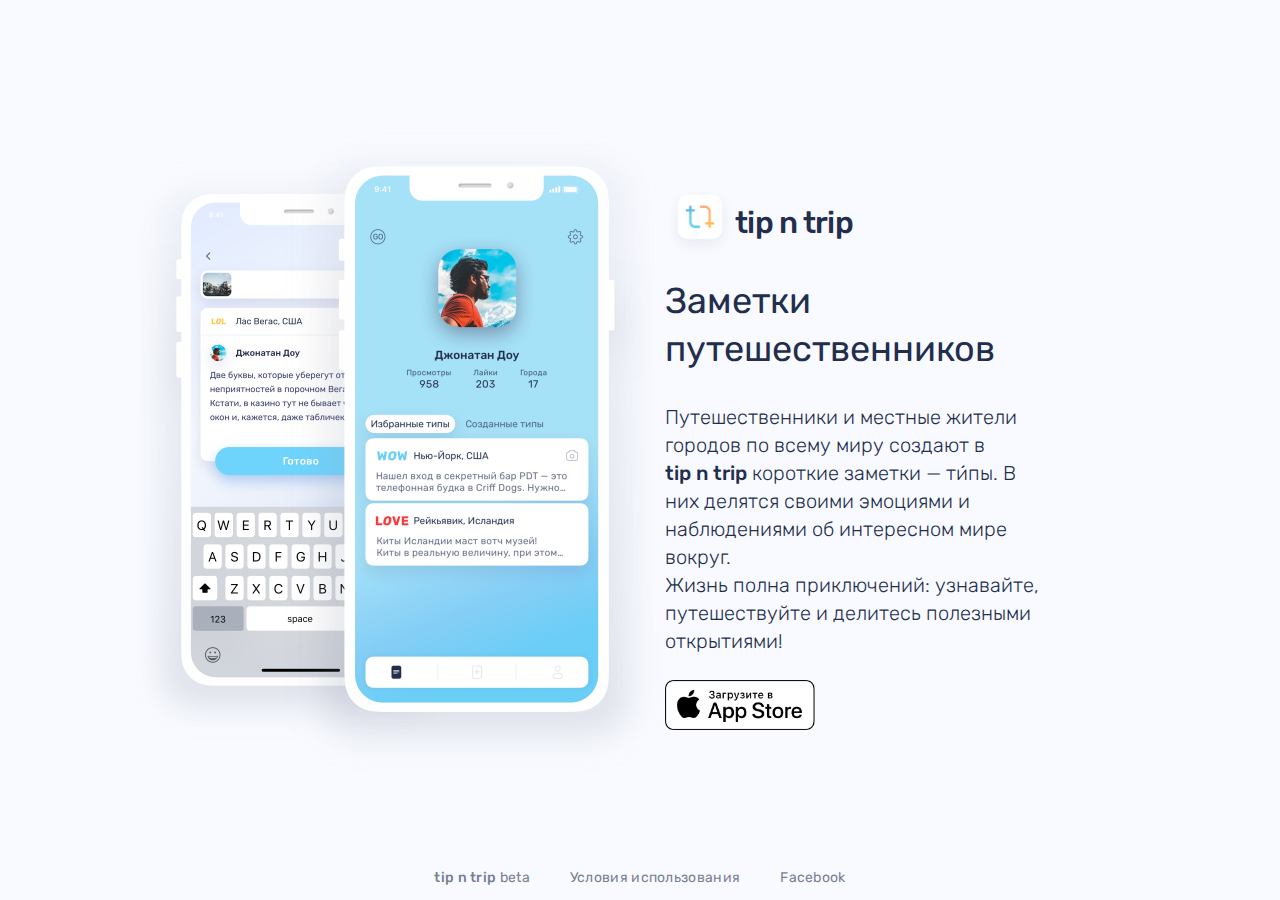
<file: index.html>
<!DOCTYPE html>
<html>
    <head>
        <!-- Behavioral Meta Data -->
        <meta charset="utf-8">
        <meta http-equiv="X-UA-Compatible" content="IE=edge">
        <meta name="viewport" content="width=device-width, initial-scale=1.0">

        <!-- SEO Meta Data -->
        <title>tip n trip</title>
        <meta name="description" content="Актуальные события, необычные места, вкусная еда и незабываемая ночная жизнь — об этом в tip n trip рассказывают настоящие путешественники и местные жители городов по всему миру. Жизнь полна приключений: узнавайте, путешествуйте и делитесь полезными открытиями!">
        <meta name="keywords" content="подсказки,путешествия">

        <!-- Open Graph Meta Data -->
        <meta property="og:type" content="website">
        <meta property="og:site_name" content="tip n trip">
        <meta property="og:title" content="Подсказки в путешествиях">
        <meta property="og:description" content="Актуальные события, необычные места, вкусная еда и незабываемая ночная жизнь — об этом в tip n trip рассказывают настоящие путешественники и местные жители городов по всему миру. Жизнь полна приключений: узнавайте, путешествуйте и делитесь полезными открытиями!">
        <meta property="og:url" content="https://www.w3schools.com">
        <meta property="og:image" content="images/screens.png">

        <!-- Twitter Card Meta Data -->
        <meta name="twitter:card" content="summary_large_image">
        <meta name="twitter:title" content="Подсказки в путешествиях">
        <meta name="twitter:description" content="Актуальные события, необычные места, вкусная еда и незабываемая ночная жизнь — об этом в tip n trip рассказывают настоящие путешественники и местные жители городов по всему миру. Жизнь полна приключений: узнавайте, путешествуйте и делитесь полезными открытиями!">
        <meta name="twitter:site" content="https://www.w3schools.com">
        <meta name="twitter:image" content="images/screens.png">

        <!-- Favicon -->
        <link rel="shortcut icon" href="images/logo.ico" type="image/x-icon">
        <link rel="shortcut icon" href="images/logo.png" type="image/png">

        <!-- Apple Touch Icons -->
        <!-- Google Analytics -->

        <!-- Fonts -->
        <link href="https://fonts.googleapis.com/css?family=Rubik:300,400,500,700&amp;subset=cyrillic" rel="stylesheet">

        <style type="text/css">
            html, body {
              height: 100%;
              overflow: hidden;
              margin: 0;
              padding: 0;
              background-color: #f8faff;
              font-family: Rubik;
              font-style: normal;
              font-stretch: normal;
              font-weight: normal;
              color: #232e4d;
              line-height: normal;
              letter-spacing: normal;
              position: relative;
              min-height: 100%;
            }

            @media (max-height: 648px) and (min-width: 1024px), (max-width: 1023px) and (max-height: 150vw) and (max-height: 900px) {
              html, body {
                overflow: visible;
                height: auto;
              }

              .tipntrip-screens {
                margin-bottom: 60px;
              }
            }

            img {
              max-width: 100%;
              max-height: 100%;
            }

            a {
              text-decoration: none;
              color: #232e4d;
            }

            .tipntrip-wrapper {
              display: flex;
              align-items: center;
              position: relative;
              margin: 0 auto;
              height: 100%;
              min-height: 100%;
            }

            .tipntrip-info {
              display: flex;
              flex-wrap: nowrap;
              align-items: center;
              margin: 0 auto;
            }

            .tipntrip-content {
              height: 100%;
              align-self: flex-start;
            }

            .tipntrip-screens {
              display: block;
            }

            .tipntrip-brand {
              display: flex;
              flex-wrap: nowrap;
              align-items: center;
              margin-top: 120px;
              margin-bottom: 20px;
            }

            .tipntrip {
              font-weight: 500;
            }

            .tipntrip-description p {
              margin-top: 0;
              margin-bottom: 0;
            }

            .tipntrip-footer {
              position: absolute;
              width: 100%;
              bottom: 0;
              z-index: 100;
              background-color: #f8faff;
            }

            .tipntrip-footer ul{
              display: flex;
              list-style: none;
              justify-content: center;
              opacity: 0.6;
              text-align: left;
              padding: 0;
            }

            .tipntrip-footer ul li {
              float: left;
            }

            @media (max-width: 1023px) {
              img {
                max-width: none;
                max-height: none;
                width: 100%;
              }
              .tipntrip-info {
                flex-direction: column-reverse;
                align-self: flex-start;
                width: 87%;
                max-width: 600px;
              }
              .tipntrip-content {
                width: 100%;
                align-self: auto;
              }
              .tipntrip-screens {
                width: 100%;
              }
              .tipntrip-brand {
                width: 70%;
                margin-left: auto;
                margin-right: auto;
                margin-top: 30px;
              }
              .tipntrip-brand-logo {
                width: 35%;
              }
              .tipntrip-brand .tipntrip {
                font-size: 9.2vw;
                font-weight: 500;
                letter-spacing: -0.6px;
                text-align: left;
              }
              .tipntrip-slogan {
                font-size: 7.6vw;
                line-height: 1;
                text-align: center;
                margin-top: 4%;
                margin-bottom: 3%;
              }
              .tipntrip-description {
                font-size: 3.8vw;
                font-weight: 300;
                line-height: 1.5;
                text-align: center;
                margin-top: 3%;
                margin-bottom: 3%;
              }
              .tipntrip-description-additional {
                display: none
              }
              .tipntrip-appstore-link {
                width: 35vw;
                margin: 0 auto;
                margin-top: 3%;
              }
              .tipntrip-footer ul{
                font-size: 3.8vw;
              }
              .tipntrip-footer ul li {
                margin-left: 3%;
              }
            }

            @media (min-width: 600px) {
              .tipntrip-brand .tipntrip {
                font-size: 55px;
              }
              .tipntrip-slogan {
                font-size: 46px;
              }
              .tipntrip-description {
                font-size: 25px;
              }
              .tipntrip-appstore-link {
                width: 210px;
              }
              .tipntrip-footer ul{
                font-size: 22.8px;
              }
            }

            @media (min-width: 1024px) {
              .tipntrip-info {
                width: 1024px;
              }
              .tipntrip-screens {
                width: 537px;
                height: 646px;
              }
              .tipntrip-content {
                width: 387px;
                display: flex;
                flex-direction: column;
                justify-content: center;
              }
              .tipntrip-brand {
                margin-top: 60px;
              }
              .tipntrip-brand-logo {
                width: 70px;
                height: 70px;
              }
              .tipntrip-brand .tipntrip {
                font-size: 30.6px;
                letter-spacing: -0.7px;
                text-align: left;
              }
              .tipntrip-slogan {
                font-size: 36px;
                line-height: 1.33;
                text-align: left;
                margin-bottom: 15px;
              }
              .tipntrip-description {
                font-size: 20px;
                font-weight: 300;
                line-height: 1.4;
                text-align: left;
                margin-top: 15px;
              }
              .tipntrip-appstore-link {
                width: 150px;;
                margin-top: 25px;
              }
              .tipntrip-footer ul{
                height: 17px;
                font-size: 14px;
                letter-spacing: 0.3px;
              }
              .tipntrip-footer ul li {
                margin-left: 20px;
                margin-right: 20px;
              }
            }

            @media (min-width: 1366px) {
              .tipntrip-info {
                width: 1279px;
              }
              .tipntrip-content {
                width: 708px;
              }
            }
        </style>
    </head>
    <body>
        <div class="tipntrip-wrapper">
            <div class="tipntrip-info">
                <div class="tipntrip-screens">
                    <img src="images/screens.png" alt="Screenshots">
                </div>
                <div class="tipntrip-content">
                    <div class="tipntrip-brand">
                        <img src="images/logo.png" class="tipntrip-brand-logo">
                        <div class="tipntrip">tip n trip</div>
                    </div>
                    <div class="tipntrip-slogan">
                        Заметки путешественников
                    </div>
                    <div class="tipntrip-description">
                        <p class="tipntrip-description-main">
                          Путешественники и местные жители городов по всему миру создают в <span class="tipntrip">tip&nbsp;n&nbsp;trip</span> короткие заметки — ти́пы.
                          В них делятся своими эмоциями и наблюдениями об интересном мире вокруг.
                        </p>
                        <p class="tipntrip-description-additional">
                          Жизнь полна приключений: узнавайте, путешествуйте и делитесь полезными открытиями!
                        </p>
                    </div>
                    <div class="tipntrip-appstore-link">
                        <a href="https://itunes.apple.com/us/app/tip-n-trip-путешествия/id1356567243?ls=1&mt=8">
                            <img src="images/app_store.png">
                        </a>
                    </div>
                </div>
            </div>
            <div class="tipntrip-footer">
                <ul>
                    <li>
                        <span class="tipntrip">tip n trip</span> beta
                    </li>
                    <li>
                        <a href="tos.html">
                            Условия использования
                        </a>
                    </li>
                    <li>
                        <a href="https://www.facebook.com/tipntrip">
                            Facebook
                        </a>
                    </li>
                </ul>
            </div>
        </div>
    </body>
</html>
</file>
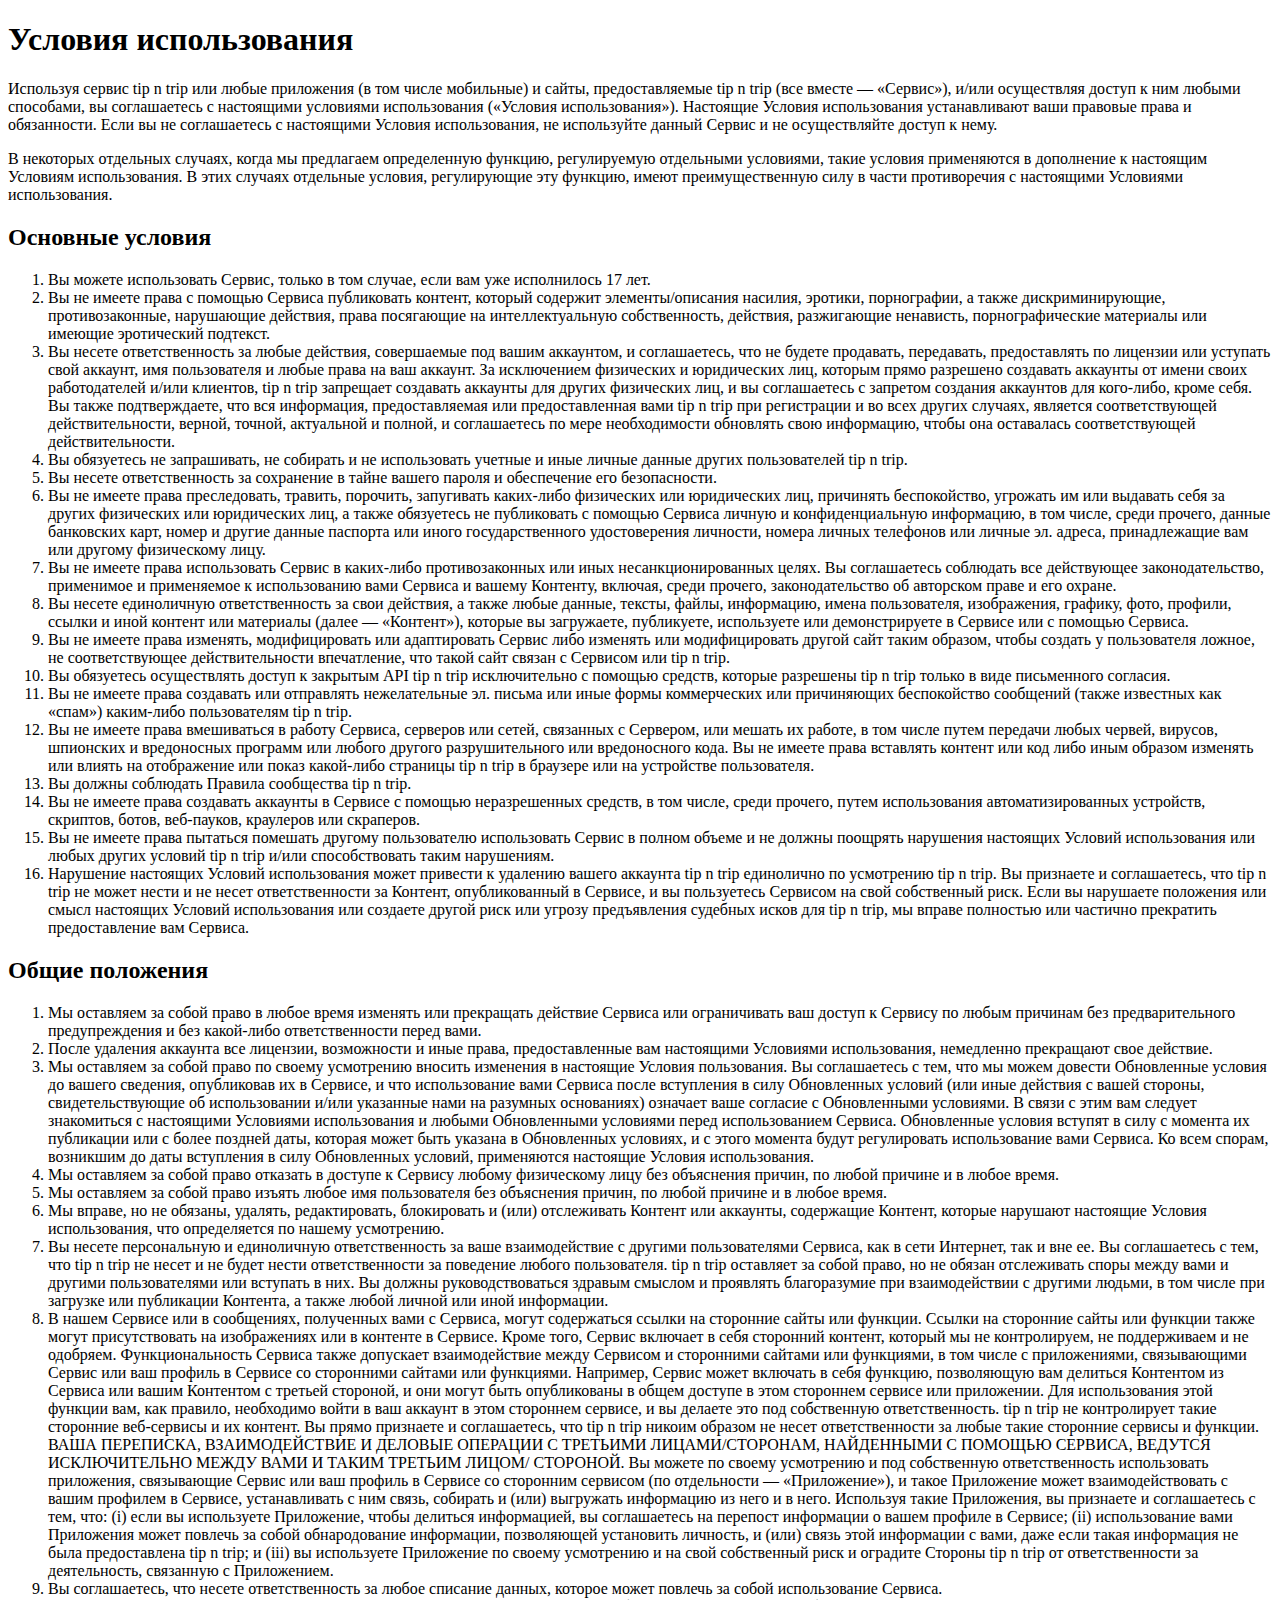
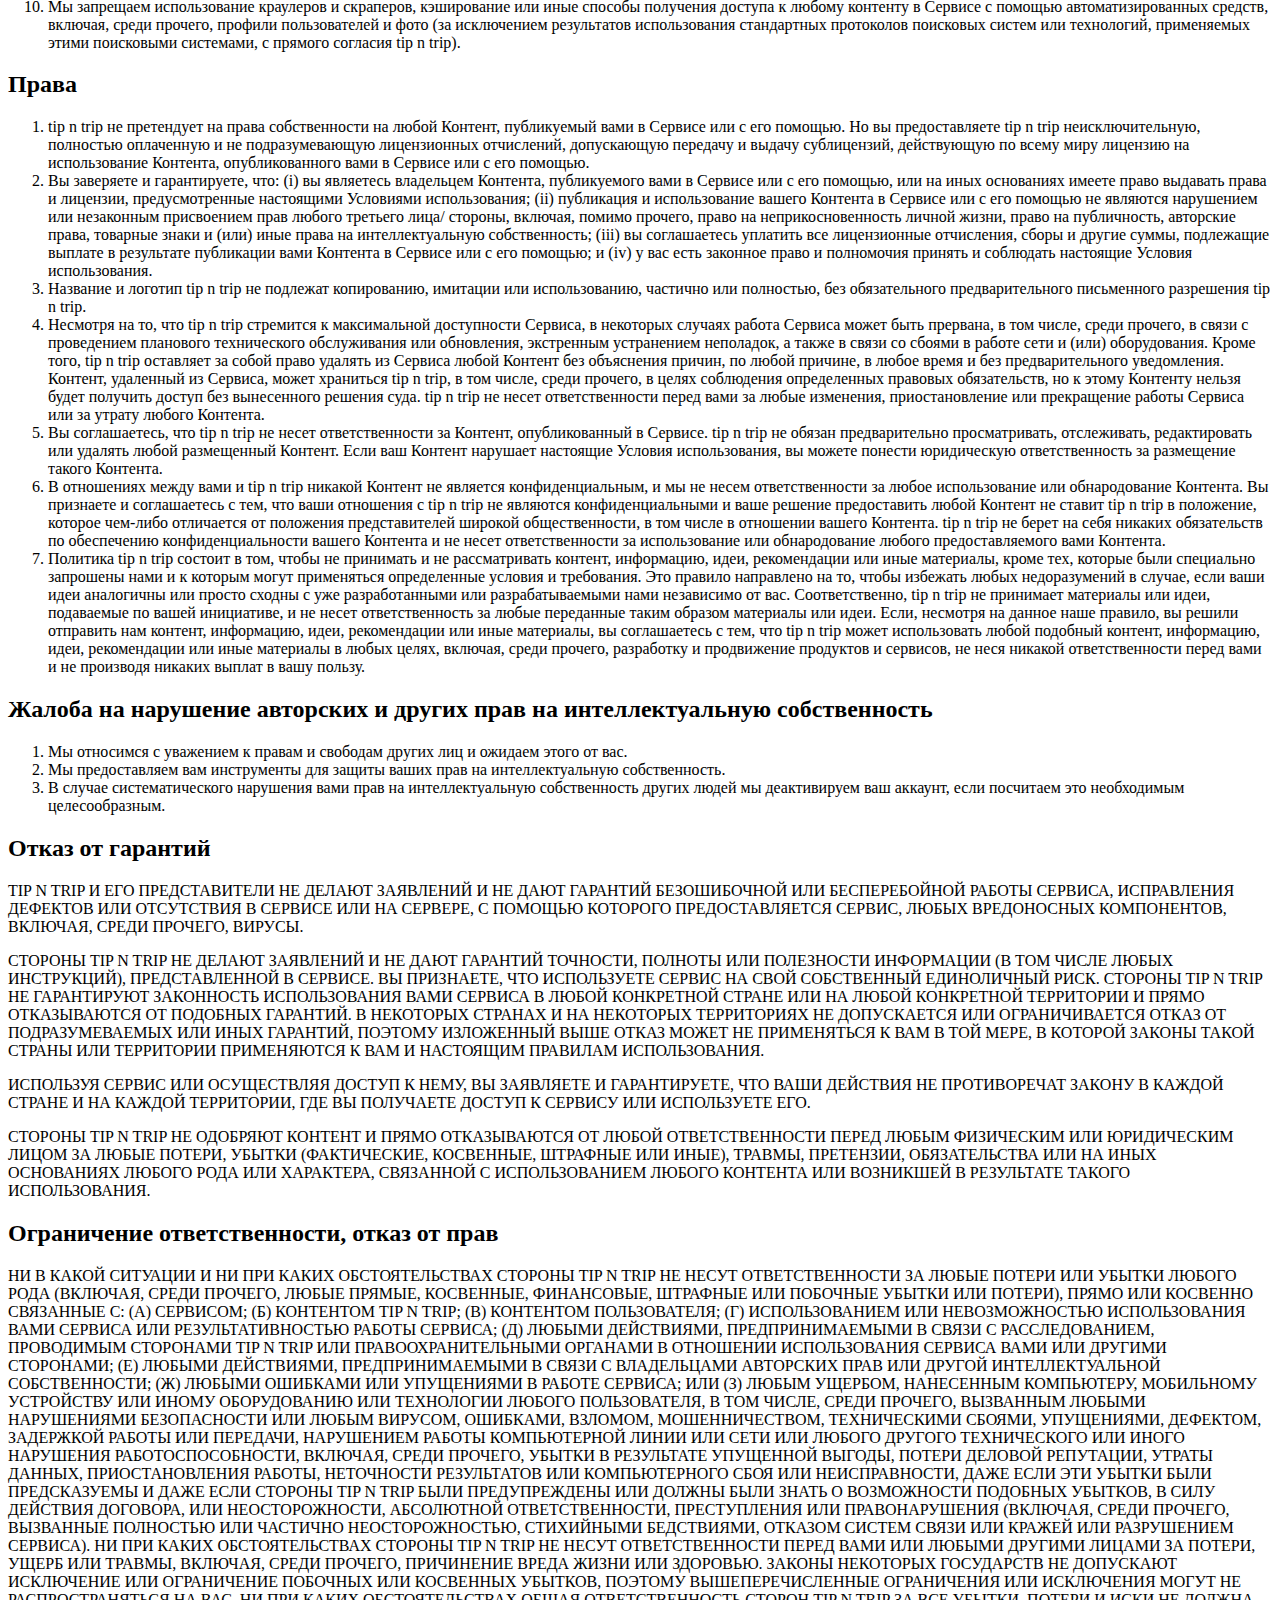
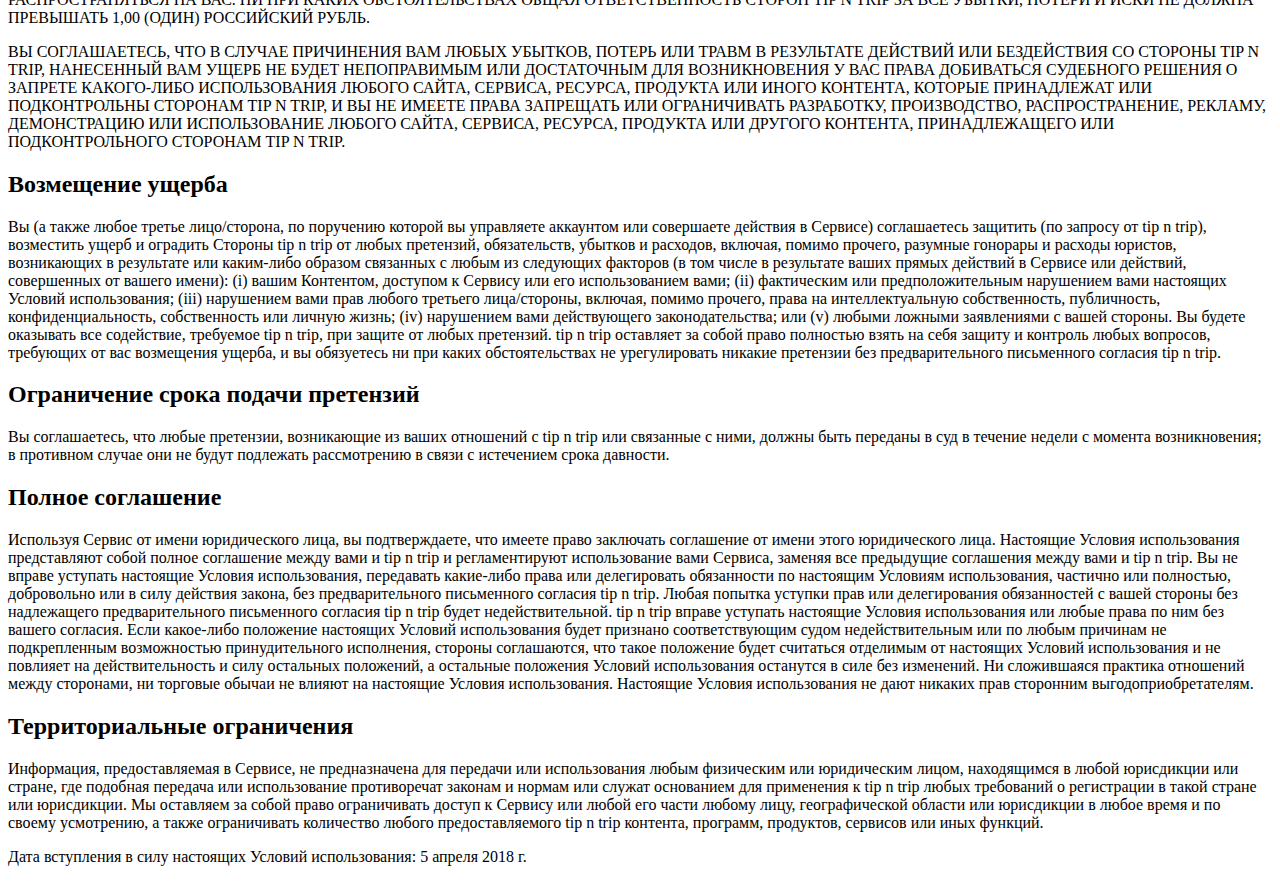
<file: tos.html>
<!DOCTYPE html>
<html>
    <head>
        <style>
            ul {
              list-style-type: decimal;
            }
        </style>
    </head>
    <body>
        <h1>Условия использования</h1>
        <p>
            Используя сервис tip n trip или любые приложения (в том числе мобильные) и сайты, предоставляемые tip n trip (все вместе — «Сервис»), и/или осуществляя доступ к ним любыми способами, вы соглашаетесь с настоящими условиями  использования («Условия использования»). Настоящие Условия использования устанавливают ваши правовые права и обязанности. Если вы не соглашаетесь с настоящими Условия использования, не используйте данный Сервис и не осуществляйте доступ к нему.
        </p>
        <p>
            В некоторых отдельных случаях, когда мы предлагаем определенную функцию, регулируемую отдельными условиями, такие условия применяются в дополнение к настоящим Условиям использования. В этих случаях отдельные условия, регулирующие эту функцию, имеют преимущественную силу в части противоречия с настоящими Условиями использования.
        </p>
        <h2>Основные условия</h2>
        <ul>
            <li>
                Вы можете использовать Сервис, только в том случае, если вам уже исполнилось 17 лет.
            </li>
            <li>
                Вы не имеете права с помощью Сервиса публиковать контент, который содержит элементы/описания насилия, эротики, порнографии, а также дискриминирующие, противозаконные, нарушающие действия, права посягающие  на интеллектуальную собственность, действия, разжигающие ненависть, порнографические материалы или имеющие эротический подтекст.
            </li>
            <li>
                Вы несете ответственность за любые действия, совершаемые под вашим аккаунтом, и соглашаетесь, что не будете продавать, передавать, предоставлять по лицензии или уступать свой аккаунт, имя пользователя и любые права на ваш аккаунт. За исключением физических и юридических лиц, которым прямо разрешено создавать аккаунты от имени своих работодателей и/или клиентов, tip n trip запрещает создавать аккаунты для других физических лиц, и вы соглашаетесь с запретом  создания аккаунтов для кого-либо, кроме себя. Вы также подтверждаете, что вся информация, предоставляемая или предоставленная вами tip n trip при регистрации и во всех других случаях, является соответствующей действительности, верной, точной, актуальной и полной, и соглашаетесь по мере необходимости обновлять свою информацию, чтобы она оставалась соответствующей действительности.
            </li>
            <li>
                Вы обязуетесь не запрашивать, не собирать и не использовать учетные  и иные личные данные других пользователей tip n trip.
            </li>
            <li>
                Вы несете ответственность за сохранение в тайне  вашего пароля и обеспечение его  безопасности.
            </li>
            <li>
                Вы не имеете права  преследовать, травить, порочить, запугивать каких-либо физических или юридических лиц, причинять беспокойство, угрожать им или выдавать себя за других физических или юридических лиц, а также обязуетесь не публиковать с помощью Сервиса личную и конфиденциальную информацию, в том числе, среди прочего, данные банковских карт, номер и другие данные паспорта или иного государственного удостоверения личности, номера личных телефонов или личные эл. адреса, принадлежащие вам или другому физическому лицу.
            </li>
            <li>
                Вы не имеете права использовать Сервис в каких-либо противозаконных или иных несанкционированных целях. Вы соглашаетесь соблюдать все действующее законодательство, применимое  и применяемое к использованию вами Сервиса и вашему Контенту, включая, среди прочего, законодательство об авторском праве и его охране.
            </li>
            <li>
                Вы несете единоличную ответственность за свои  действия, а также любые данные, тексты, файлы, информацию, имена пользователя, изображения, графику, фото, профили, ссылки и иной контент или материалы (далее  — «Контент»), которые вы загружаете, публикуете, используете или демонстрируете в Сервисе или с помощью Сервиса.
            </li>
            <li>
                Вы не имеете права изменять, модифицировать или адаптировать Сервис либо изменять или модифицировать другой сайт таким образом, чтобы создать у пользователя ложное, не соответствующее действительности впечатление, что такой сайт связан с Сервисом или tip n trip.
            </li>
            <li>
                Вы обязуетесь осуществлять доступ к закрытым API tip n trip исключительно с помощью средств, которые разрешены tip n trip только в виде письменного согласия.
            </li>
            <li>
                Вы не имеете права создавать или отправлять нежелательные эл. письма или иные формы коммерческих или причиняющих беспокойство сообщений (также известных как «спам») каким-либо пользователям tip n trip.
            </li>
            <li>
                Вы не имеете права вмешиваться в работу Сервиса, серверов или сетей, связанных с Сервером, или мешать их работе, в том числе путем передачи любых червей, вирусов, шпионских и вредоносных программ или любого другого разрушительного или вредоносного кода. Вы не имеете права вставлять контент или код либо иным образом изменять или влиять на отображение или показ какой-либо страницы tip n trip в браузере или на устройстве пользователя.
            </li>
            <li>
                Вы должны соблюдать Правила сообщества tip n trip.
            </li>
            <li>
                Вы не имеете права создавать аккаунты в Сервисе с помощью неразрешенных средств, в том числе, среди прочего, путем использования автоматизированных устройств, скриптов, ботов, веб-пауков, краулеров или скраперов.
            </li>
            <li>
                Вы не имеете права пытаться помешать другому пользователю использовать Сервис в полном объеме и не должны поощрять нарушения настоящих Условий использования или любых других условий tip n trip и/или способствовать таким нарушениям.
            </li>
            <li>
                Нарушение настоящих Условий использования может привести к удалению вашего аккаунта tip n trip единолично по усмотрению tip n trip. Вы признаете  и соглашаетесь, что tip n trip не может нести и не несет ответственности за Контент, опубликованный в Сервисе, и вы пользуетесь Сервисом на свой собственный риск. Если вы нарушаете положения или смысл настоящих Условий использования или создаете другой риск или угрозу предъявления судебных исков для tip n trip, мы вправе полностью или частично прекратить предоставление вам Сервиса.
            </li>
        </ul>
        <h2>Общие положения</h2>
        <ul>
            <li>
                Мы оставляем за собой право в любое время изменять или прекращать действие Сервиса или ограничивать ваш доступ к Сервису по любым причинам без предварительного предупреждения и без какой-либо ответственности перед вами. 
            </li>
            <li>
                После удаления аккаунта все лицензии, возможности  и иные права, предоставленные вам настоящими Условиями использования, немедленно прекращают свое действие.
            </li>
            <li>
                Мы оставляем за собой право по своему усмотрению вносить изменения в настоящие Условия пользования. Вы соглашаетесь с тем, что мы можем довести Обновленные условия до вашего сведения, опубликовав их в Сервисе, и что использование вами Сервиса после вступления в силу Обновленных условий (или иные действия с вашей стороны, свидетельствующие об использовании и/или указанные нами на разумных основаниях) означает ваше согласие с Обновленными условиями. В связи с этим вам следует знакомиться с настоящими Условиями использования и любыми Обновленными условиями перед использованием Сервиса. Обновленные условия вступят в силу с момента их публикации или с более поздней даты, которая может быть указана в Обновленных условиях, и с этого момента будут регулировать использование вами Сервиса. Ко всем спорам, возникшим до даты вступления в силу Обновленных условий, применяются настоящие Условия использования.
            </li>
            <li>
                Мы оставляем за собой право отказать в доступе к Сервису любому физическому лицу без объяснения причин, по любой причине и  в любое время.
            </li>
            <li>
                Мы оставляем за собой право изъять любое имя пользователя без объяснения причин, по любой причине и  в любое время.
            </li>
            <li>
                Мы вправе, но не обязаны, удалять, редактировать, блокировать и (или) отслеживать Контент или аккаунты, содержащие Контент, которые нарушают настоящие Условия использования, что определяется по нашему усмотрению.
            </li>
            <li>
                Вы несете персональную и единоличную ответственность за ваше взаимодействие с другими пользователями Сервиса, как в сети Интернет, так и вне ее. Вы соглашаетесь с тем, что tip n trip не несет и не будет нести ответственности за поведение любого пользователя. tip n trip оставляет за собой право, но не обязан отслеживать споры между вами и другими пользователями или вступать в них. Вы должны руководствоваться здравым смыслом и проявлять благоразумие при взаимодействии с другими людьми, в том числе при загрузке или публикации Контента, а также любой личной или иной информации.
            </li>
            <li>
                В нашем Сервисе или в сообщениях, полученных вами с Сервиса, могут содержаться ссылки на сторонние сайты или функции. Ссылки на сторонние сайты или функции также могут присутствовать на изображениях или в контенте в Сервисе. Кроме того, Сервис включает в себя сторонний контент, который мы не контролируем, не поддерживаем и не одобряем. Функциональность Сервиса также допускает взаимодействие между Сервисом и сторонними сайтами или функциями, в том числе с приложениями, связывающими Сервис или ваш профиль в Сервисе со сторонними сайтами или функциями. Например, Сервис может включать в себя функцию, позволяющую вам делиться Контентом из Сервиса или вашим Контентом с третьей стороной, и они могут быть опубликованы в общем доступе в этом стороннем сервисе или приложении. Для использования этой функции вам, как правило, необходимо войти в ваш аккаунт в этом стороннем сервисе, и вы делаете это под собственную ответственность. tip n trip не контролирует такие сторонние веб-сервисы и их контент. Вы прямо признаете и соглашаетесь, что tip n trip никоим образом не несет ответственности за любые такие сторонние сервисы и функции. ВАША ПЕРЕПИСКА, ВЗАИМОДЕЙСТВИЕ И ДЕЛОВЫЕ ОПЕРАЦИИ С ТРЕТЬИМИ ЛИЦАМИ/СТОРОНАМ, НАЙДЕННЫМИ С ПОМОЩЬЮ СЕРВИСА, ВЕДУТСЯ ИСКЛЮЧИТЕЛЬНО МЕЖДУ ВАМИ И ТАКИМ ТРЕТЬИМ ЛИЦОМ/ СТОРОНОЙ. Вы можете по своему усмотрению и под собственную ответственность использовать приложения, связывающие Сервис или ваш профиль в Сервисе со сторонним сервисом (по отдельности — «Приложение»), и такое Приложение может взаимодействовать с вашим профилем в Сервисе, устанавливать с ним связь, собирать и (или) выгружать информацию из него и в него. Используя такие Приложения, вы признаете и соглашаетесь с тем, что: (i) если вы используете Приложение, чтобы делиться информацией, вы соглашаетесь на перепост информации о вашем профиле в Сервисе; (ii) использование вами Приложения может повлечь за собой обнародование информации, позволяющей установить личность, и (или) связь этой информации с вами, даже если такая информация не была предоставлена tip n trip; и (iii) вы используете Приложение по своему усмотрению и на свой собственный риск и оградите Стороны tip n trip от ответственности за деятельность, связанную с Приложением.
            </li>
            <li>
                Вы соглашаетесь, что несете ответственность за любое списание данных, которое может повлечь за собой использование Сервиса.
            </li>
            <li>
                Мы запрещаем использование краулеров и скраперов, кэширование или иные способы получения доступа к любому контенту в Сервисе с помощью автоматизированных средств, включая, среди прочего, профили пользователей и фото (за исключением результатов использования стандартных протоколов поисковых систем или технологий, применяемых этими поисковыми системами, с прямого согласия tip n trip).
            </li>
        </ul>
        <h2>Права</h2>
        <ul>
            <li>
                tip n trip не претендует на права собственности на любой Контент, публикуемый вами в Сервисе или с его помощью. Но вы предоставляете tip n trip неисключительную, полностью оплаченную и не подразумевающую лицензионных отчислений, допускающую передачу и выдачу сублицензий, действующую по всему миру лицензию на использование Контента, опубликованного вами в Сервисе или с его помощью.
            </li>
            <li>
                Вы заверяете и гарантируете, что: (i) вы являетесь владельцем Контента, публикуемого вами в Сервисе или с его помощью, или на иных основаниях имеете право выдавать права и лицензии, предусмотренные настоящими Условиями использования; (ii) публикация и использование вашего Контента в Сервисе или с его помощью не являются нарушением или незаконным присвоением прав любого третьего лица/ стороны, включая, помимо прочего, право на неприкосновенность личной жизни, право на публичность, авторские права, товарные знаки и (или) иные права на интеллектуальную собственность; (iii) вы соглашаетесь уплатить все лицензионные отчисления, сборы и другие суммы, подлежащие выплате в результате публикации вами Контента в Сервисе или с его помощью; и (iv) у вас есть законное право и полномочия принять и соблюдать настоящие Условия использования.
            </li>
            <li>
                Название и логотип tip n trip не подлежат копированию, имитации или использованию, частично или полностью, без обязательного предварительного письменного разрешения tip n trip. 
            </li>
            <li>
                Несмотря на то, что  tip n trip стремится к максимальной доступности Сервиса, в некоторых случаях работа Сервиса может быть прервана, в том числе, среди прочего, в связи с проведением планового технического обслуживания или обновления, экстренным устранением неполадок, а также в связи со сбоями в работе сети и (или) оборудования. Кроме того, tip n trip оставляет за собой право удалять из Сервиса любой Контент без объяснения причин, по любой причине, в любое время и без предварительного уведомления. Контент, удаленный из Сервиса, может храниться tip n trip, в том числе, среди прочего, в целях соблюдения определенных правовых обязательств, но к этому Контенту нельзя будет получить доступ без вынесенного решения суда. tip n trip не несет ответственности перед вами за любые изменения, приостановление или прекращение работы Сервиса или за утрату любого Контента. 
            </li>
            <li>
                Вы соглашаетесь, что tip n trip не несет ответственности за Контент, опубликованный в Сервисе. tip n trip не обязан предварительно просматривать, отслеживать, редактировать или удалять любой размещенный Контент. Если ваш Контент нарушает настоящие Условия использования, вы можете понести юридическую ответственность за размещение такого Контента.
            </li>
            <li>
                В отношениях между вами и tip n trip никакой Контент не является конфиденциальным, и мы не несем ответственности за любое использование или обнародование Контента. Вы признаете и соглашаетесь с тем, что ваши отношения с tip n trip не являются конфиденциальными и ваше решение предоставить любой Контент не ставит tip n trip в положение, которое чем-либо отличается от положения представителей широкой общественности, в том числе в отношении вашего Контента. tip n trip не берет на себя никаких обязательств по обеспечению конфиденциальности вашего Контента и не несет ответственности за использование или обнародование любого предоставляемого вами Контента.
            </li>
            <li>
                Политика tip n trip состоит в том, чтобы не принимать и не рассматривать контент, информацию, идеи, рекомендации или иные материалы, кроме тех, которые были специально запрошены нами и к которым могут применяться определенные условия и требования. Это правило направлено на то, чтобы избежать любых недоразумений в случае, если ваши идеи аналогичны или просто сходны с уже разработанными или разрабатываемыми нами независимо от вас. Соответственно, tip n trip не принимает материалы или идеи, подаваемые по вашей инициативе, и не несет ответственность за любые переданные таким образом материалы или идеи. Если, несмотря на данное наше правило, вы решили отправить нам контент, информацию, идеи, рекомендации или иные материалы, вы соглашаетесь с тем, что tip n trip может использовать любой подобный контент, информацию, идеи, рекомендации или иные материалы в любых целях, включая, среди прочего, разработку и продвижение продуктов и сервисов, не неся никакой ответственности перед вами и не производя никаких выплат в вашу пользу.
            </li>
        </ul>
        <h2>Жалоба на нарушение авторских и других прав на интеллектуальную собственность</h2>
        <ul>
            <li>
                Мы относимся с уважением к правам и свободам других лиц и ожидаем этого от вас.
            </li>
            <li>
                Мы предоставляем вам инструменты для защиты ваших прав на интеллектуальную собственность. 
            </li>
            <li>
                В случае систематического нарушения вами прав на интеллектуальную собственность других людей мы деактивируем ваш аккаунт, если посчитаем это необходимым целесообразным.
            </li>
        </ul>
        <h2>Отказ от гарантий</h2>
        <p>
            TIP N TRIP И ЕГО ПРЕДСТАВИТЕЛИ НЕ ДЕЛАЮТ ЗАЯВЛЕНИЙ И НЕ ДАЮТ ГАРАНТИЙ БЕЗОШИБОЧНОЙ ИЛИ БЕСПЕРЕБОЙНОЙ РАБОТЫ СЕРВИСА, ИСПРАВЛЕНИЯ ДЕФЕКТОВ ИЛИ ОТСУТСТВИЯ В СЕРВИСЕ ИЛИ НА СЕРВЕРЕ, С ПОМОЩЬЮ КОТОРОГО ПРЕДОСТАВЛЯЕТСЯ СЕРВИС, ЛЮБЫХ ВРЕДОНОСНЫХ КОМПОНЕНТОВ, ВКЛЮЧАЯ, СРЕДИ ПРОЧЕГО, ВИРУСЫ. 
        </p>
        <p>
            СТОРОНЫ TIP N TRIP НЕ ДЕЛАЮТ ЗАЯВЛЕНИЙ И НЕ ДАЮТ ГАРАНТИЙ ТОЧНОСТИ, ПОЛНОТЫ ИЛИ ПОЛЕЗНОСТИ ИНФОРМАЦИИ (В ТОМ ЧИСЛЕ ЛЮБЫХ ИНСТРУКЦИЙ), ПРЕДСТАВЛЕННОЙ В СЕРВИСЕ. ВЫ ПРИЗНАЕТЕ, ЧТО ИСПОЛЬЗУЕТЕ СЕРВИС НА СВОЙ СОБСТВЕННЫЙ ЕДИНОЛИЧНЫЙ РИСК. СТОРОНЫ TIP N TRIP НЕ ГАРАНТИРУЮТ ЗАКОННОСТЬ ИСПОЛЬЗОВАНИЯ ВАМИ СЕРВИСА В ЛЮБОЙ КОНКРЕТНОЙ СТРАНЕ ИЛИ НА ЛЮБОЙ КОНКРЕТНОЙ ТЕРРИТОРИИ И ПРЯМО ОТКАЗЫВАЮТСЯ ОТ ПОДОБНЫХ ГАРАНТИЙ. В НЕКОТОРЫХ СТРАНАХ И НА НЕКОТОРЫХ ТЕРРИТОРИЯХ НЕ ДОПУСКАЕТСЯ ИЛИ ОГРАНИЧИВАЕТСЯ ОТКАЗ ОТ ПОДРАЗУМЕВАЕМЫХ ИЛИ ИНЫХ ГАРАНТИЙ, ПОЭТОМУ ИЗЛОЖЕННЫЙ ВЫШЕ ОТКАЗ МОЖЕТ НЕ ПРИМЕНЯТЬСЯ К ВАМ В ТОЙ МЕРЕ, В КОТОРОЙ ЗАКОНЫ ТАКОЙ СТРАНЫ ИЛИ ТЕРРИТОРИИ ПРИМЕНЯЮТСЯ К ВАМ И НАСТОЯЩИМ ПРАВИЛАМ ИСПОЛЬЗОВАНИЯ. 
        </p>
        <p>
            ИСПОЛЬЗУЯ СЕРВИС ИЛИ ОСУЩЕСТВЛЯЯ ДОСТУП К НЕМУ, ВЫ ЗАЯВЛЯЕТЕ И ГАРАНТИРУЕТЕ, ЧТО ВАШИ ДЕЙСТВИЯ НЕ ПРОТИВОРЕЧАТ ЗАКОНУ В КАЖДОЙ СТРАНЕ И НА КАЖДОЙ ТЕРРИТОРИИ, ГДЕ ВЫ ПОЛУЧАЕТЕ ДОСТУП К СЕРВИСУ ИЛИ ИСПОЛЬЗУЕТЕ ЕГО. 
        </p>
        <p>
            СТОРОНЫ TIP N TRIP НЕ ОДОБРЯЮТ КОНТЕНТ И ПРЯМО ОТКАЗЫВАЮТСЯ ОТ ЛЮБОЙ ОТВЕТСТВЕННОСТИ ПЕРЕД ЛЮБЫМ ФИЗИЧЕСКИМ ИЛИ ЮРИДИЧЕСКИМ ЛИЦОМ ЗА ЛЮБЫЕ ПОТЕРИ, УБЫТКИ (ФАКТИЧЕСКИЕ, КОСВЕННЫЕ, ШТРАФНЫЕ ИЛИ ИНЫЕ), ТРАВМЫ, ПРЕТЕНЗИИ, ОБЯЗАТЕЛЬСТВА ИЛИ НА ИНЫХ ОСНОВАНИЯХ ЛЮБОГО РОДА ИЛИ ХАРАКТЕРА, СВЯЗАННОЙ С ИСПОЛЬЗОВАНИЕМ ЛЮБОГО КОНТЕНТА ИЛИ ВОЗНИКШЕЙ В РЕЗУЛЬТАТЕ ТАКОГО ИСПОЛЬЗОВАНИЯ.
        </p>
        <h2>Ограничение ответственности, отказ от прав</h2>
        <p>
            НИ В КАКОЙ СИТУАЦИИ И НИ  ПРИ КАКИХ ОБСТОЯТЕЛЬСТВАХ СТОРОНЫ TIP N TRIP НЕ НЕСУТ ОТВЕТСТВЕННОСТИ ЗА ЛЮБЫЕ ПОТЕРИ ИЛИ УБЫТКИ ЛЮБОГО РОДА (ВКЛЮЧАЯ, СРЕДИ ПРОЧЕГО, ЛЮБЫЕ ПРЯМЫЕ, КОСВЕННЫЕ, ФИНАНСОВЫЕ, ШТРАФНЫЕ ИЛИ ПОБОЧНЫЕ УБЫТКИ ИЛИ ПОТЕРИ), ПРЯМО ИЛИ КОСВЕННО СВЯЗАННЫЕ С: (A) СЕРВИСОМ; (Б) КОНТЕНТОМ TIP N TRIP; (В) КОНТЕНТОМ ПОЛЬЗОВАТЕЛЯ; (Г) ИСПОЛЬЗОВАНИЕМ ИЛИ НЕВОЗМОЖНОСТЬЮ ИСПОЛЬЗОВАНИЯ ВАМИ СЕРВИСА ИЛИ РЕЗУЛЬТАТИВНОСТЬЮ РАБОТЫ СЕРВИСА; (Д) ЛЮБЫМИ ДЕЙСТВИЯМИ, ПРЕДПРИНИМАЕМЫМИ В СВЯЗИ С РАССЛЕДОВАНИЕМ, ПРОВОДИМЫМ СТОРОНАМИ TIP N TRIP ИЛИ ПРАВООХРАНИТЕЛЬНЫМИ ОРГАНАМИ В ОТНОШЕНИИ ИСПОЛЬЗОВАНИЯ СЕРВИСА ВАМИ ИЛИ ДРУГИМИ СТОРОНАМИ; (Е) ЛЮБЫМИ ДЕЙСТВИЯМИ, ПРЕДПРИНИМАЕМЫМИ В СВЯЗИ С ВЛАДЕЛЬЦАМИ АВТОРСКИХ ПРАВ ИЛИ ДРУГОЙ ИНТЕЛЛЕКТУАЛЬНОЙ СОБСТВЕННОСТИ; (Ж) ЛЮБЫМИ ОШИБКАМИ ИЛИ УПУЩЕНИЯМИ В РАБОТЕ СЕРВИСА; ИЛИ (З) ЛЮБЫМ УЩЕРБОМ, НАНЕСЕННЫМ КОМПЬЮТЕРУ, МОБИЛЬНОМУ УСТРОЙСТВУ ИЛИ ИНОМУ ОБОРУДОВАНИЮ ИЛИ ТЕХНОЛОГИИ ЛЮБОГО ПОЛЬЗОВАТЕЛЯ, В ТОМ ЧИСЛЕ, СРЕДИ ПРОЧЕГО, ВЫЗВАННЫМ ЛЮБЫМИ НАРУШЕНИЯМИ БЕЗОПАСНОСТИ ИЛИ ЛЮБЫМ ВИРУСОМ, ОШИБКАМИ, ВЗЛОМОМ, МОШЕННИЧЕСТВОМ, ТЕХНИЧЕСКИМИ СБОЯМИ, УПУЩЕНИЯМИ, ДЕФЕКТОМ, ЗАДЕРЖКОЙ РАБОТЫ ИЛИ ПЕРЕДАЧИ, НАРУШЕНИЕМ РАБОТЫ КОМПЬЮТЕРНОЙ ЛИНИИ ИЛИ СЕТИ ИЛИ ЛЮБОГО ДРУГОГО ТЕХНИЧЕСКОГО ИЛИ ИНОГО НАРУШЕНИЯ РАБОТОСПОСОБНОСТИ, ВКЛЮЧАЯ, СРЕДИ ПРОЧЕГО, УБЫТКИ В РЕЗУЛЬТАТЕ УПУЩЕННОЙ ВЫГОДЫ, ПОТЕРИ ДЕЛОВОЙ РЕПУТАЦИИ, УТРАТЫ ДАННЫХ, ПРИОСТАНОВЛЕНИЯ РАБОТЫ, НЕТОЧНОСТИ РЕЗУЛЬТАТОВ ИЛИ КОМПЬЮТЕРНОГО СБОЯ ИЛИ НЕИСПРАВНОСТИ, ДАЖЕ ЕСЛИ ЭТИ УБЫТКИ БЫЛИ ПРЕДСКАЗУЕМЫ И ДАЖЕ ЕСЛИ СТОРОНЫ TIP N TRIP БЫЛИ ПРЕДУПРЕЖДЕНЫ ИЛИ ДОЛЖНЫ БЫЛИ ЗНАТЬ О ВОЗМОЖНОСТИ ПОДОБНЫХ УБЫТКОВ, В СИЛУ ДЕЙСТВИЯ ДОГОВОРА, ИЛИ НЕОСТОРОЖНОСТИ, АБСОЛЮТНОЙ ОТВЕТСТВЕННОСТИ, ПРЕСТУПЛЕНИЯ ИЛИ ПРАВОНАРУШЕНИЯ (ВКЛЮЧАЯ, СРЕДИ ПРОЧЕГО, ВЫЗВАННЫЕ ПОЛНОСТЬЮ ИЛИ ЧАСТИЧНО НЕОСТОРОЖНОСТЬЮ, СТИХИЙНЫМИ БЕДСТВИЯМИ, ОТКАЗОМ СИСТЕМ СВЯЗИ ИЛИ КРАЖЕЙ ИЛИ РАЗРУШЕНИЕМ СЕРВИСА). НИ ПРИ КАКИХ ОБСТОЯТЕЛЬСТВАХ СТОРОНЫ TIP N TRIP НЕ НЕСУТ ОТВЕТСТВЕННОСТИ ПЕРЕД ВАМИ ИЛИ ЛЮБЫМИ ДРУГИМИ ЛИЦАМИ ЗА ПОТЕРИ, УЩЕРБ ИЛИ ТРАВМЫ, ВКЛЮЧАЯ, СРЕДИ ПРОЧЕГО, ПРИЧИНЕНИЕ ВРЕДА ЖИЗНИ ИЛИ ЗДОРОВЬЮ. ЗАКОНЫ НЕКОТОРЫХ ГОСУДАРСТВ НЕ ДОПУСКАЮТ ИСКЛЮЧЕНИЕ ИЛИ ОГРАНИЧЕНИЕ ПОБОЧНЫХ ИЛИ КОСВЕННЫХ УБЫТКОВ, ПОЭТОМУ ВЫШЕПЕРЕЧИСЛЕННЫЕ ОГРАНИЧЕНИЯ ИЛИ ИСКЛЮЧЕНИЯ МОГУТ НЕ РАСПРОСТРАНЯТЬСЯ НА ВАС. НИ ПРИ КАКИХ ОБСТОЯТЕЛЬСТВАХ ОБЩАЯ ОТВЕТСТВЕННОСТЬ СТОРОН TIP N TRIP ЗА ВСЕ УБЫТКИ, ПОТЕРИ И ИСКИ НЕ ДОЛЖНА ПРЕВЫШАТЬ 1,00 (ОДИН) РОССИЙСКИЙ РУБЛЬ. 
        </p>
        <p>
            ВЫ СОГЛАШАЕТЕСЬ, ЧТО В СЛУЧАЕ ПРИЧИНЕНИЯ ВАМ ЛЮБЫХ УБЫТКОВ, ПОТЕРЬ ИЛИ ТРАВМ В РЕЗУЛЬТАТЕ ДЕЙСТВИЙ ИЛИ БЕЗДЕЙСТВИЯ СО СТОРОНЫ TIP N TRIP, НАНЕСЕННЫЙ ВАМ УЩЕРБ НЕ БУДЕТ НЕПОПРАВИМЫМ ИЛИ ДОСТАТОЧНЫМ ДЛЯ ВОЗНИКНОВЕНИЯ У ВАС ПРАВА ДОБИВАТЬСЯ СУДЕБНОГО РЕШЕНИЯ О ЗАПРЕТЕ КАКОГО-ЛИБО ИСПОЛЬЗОВАНИЯ ЛЮБОГО САЙТА, СЕРВИСА, РЕСУРСА, ПРОДУКТА ИЛИ ИНОГО КОНТЕНТА, КОТОРЫЕ ПРИНАДЛЕЖАТ ИЛИ ПОДКОНТРОЛЬНЫ СТОРОНАМ TIP N TRIP, И ВЫ НЕ ИМЕЕТЕ ПРАВА ЗАПРЕЩАТЬ ИЛИ ОГРАНИЧИВАТЬ РАЗРАБОТКУ, ПРОИЗВОДСТВО, РАСПРОСТРАНЕНИЕ, РЕКЛАМУ, ДЕМОНСТРАЦИЮ ИЛИ ИСПОЛЬЗОВАНИЕ ЛЮБОГО САЙТА, СЕРВИСА, РЕСУРСА, ПРОДУКТА ИЛИ ДРУГОГО КОНТЕНТА, ПРИНАДЛЕЖАЩЕГО ИЛИ ПОДКОНТРОЛЬНОГО СТОРОНАМ TIP N TRIP. 
        </p>
        <h2>Возмещение ущерба</h2>
        <p>
            Вы (а также любое третье лицо/сторона, по поручению которой вы управляете аккаунтом или совершаете действия в Сервисе) соглашаетесь защитить (по запросу от tip n trip), возместить ущерб и оградить Стороны tip n trip от любых претензий, обязательств, убытков и расходов, включая, помимо прочего, разумные гонорары и расходы юристов, возникающих в результате или каким-либо образом связанных с любым из следующих факторов (в том числе в результате ваших прямых действий в Сервисе или действий, совершенных от вашего имени): (i) вашим Контентом, доступом к Сервису или его использованием вами; (ii) фактическим или предположительным нарушением вами настоящих Условий использования; (iii) нарушением вами прав любого третьего лица/стороны, включая, помимо прочего, права на интеллектуальную собственность, публичность, конфиденциальность, собственность или личную жизнь; (iv) нарушением вами действующего законодательства; или (v) любыми ложными заявлениями с вашей стороны. Вы будете оказывать все содействие, требуемое tip n trip, при защите от любых претензий. tip n trip оставляет за собой право полностью взять на себя защиту и контроль любых вопросов, требующих от вас возмещения ущерба, и вы обязуетесь ни при каких обстоятельствах не урегулировать никакие претензии без предварительного письменного согласия tip n trip.
        </p>
        <h2>Ограничение срока подачи претензий</h2>
        <p>
            Вы соглашаетесь, что любые претензии, возникающие из ваших отношений с tip n trip или связанные с ними, должны быть переданы в суд в течение недели с момента возникновения; в противном случае они не будут подлежать рассмотрению в связи с истечением срока давности.
        </p>
        <h2>Полное соглашение</h2>
        <p>
            Используя Сервис от имени юридического лица, вы подтверждаете, что имеете право заключать соглашение от имени этого юридического лица. Настоящие Условия использования представляют собой полное соглашение между вами и tip n trip и регламентируют использование вами Сервиса, заменяя все предыдущие соглашения между вами и tip n trip. Вы не вправе уступать настоящие Условия использования, передавать какие-либо права или делегировать обязанности по настоящим Условиям использования, частично или полностью, добровольно или в силу действия закона, без предварительного письменного согласия tip n trip. Любая попытка уступки прав или делегирования обязанностей с вашей стороны без надлежащего предварительного письменного согласия tip n trip будет недействительной. tip n trip вправе уступать настоящие Условия использования или любые права по ним без вашего согласия. Если какое-либо положение настоящих Условий использования будет признано соответствующим судом недействительным или по любым причинам не подкрепленным возможностью принудительного исполнения, стороны соглашаются, что такое положение будет считаться отделимым от настоящих Условий использования и не повлияет на действительность и силу остальных положений, а остальные положения Условий использования останутся в силе без изменений. Ни сложившаяся практика отношений между сторонами, ни торговые обычаи не влияют на настоящие Условия использования. Настоящие Условия использования не дают никаких прав сторонним выгодоприобретателям.
        </p>
        <h2>Территориальные ограничения</h2>
        <p>
            Информация, предоставляемая в Сервисе, не предназначена для передачи или использования любым физическим или юридическим лицом, находящимся в любой юрисдикции или стране, где подобная передача или использование противоречат законам и нормам или служат основанием для применения к tip n trip любых требований о регистрации в такой стране или юрисдикции. Мы оставляем за собой право ограничивать доступ к Сервису или любой его части любому лицу, географической области или юрисдикции в любое время и по своему усмотрению, а также ограничивать количество любого предоставляемого tip n trip контента, программ, продуктов, сервисов или иных функций. 
        </p>
        <p>
            Дата вступления в силу настоящих Условий использования: 5 апреля 2018 г. 
        </p>
    </body>
</html>
</file>
